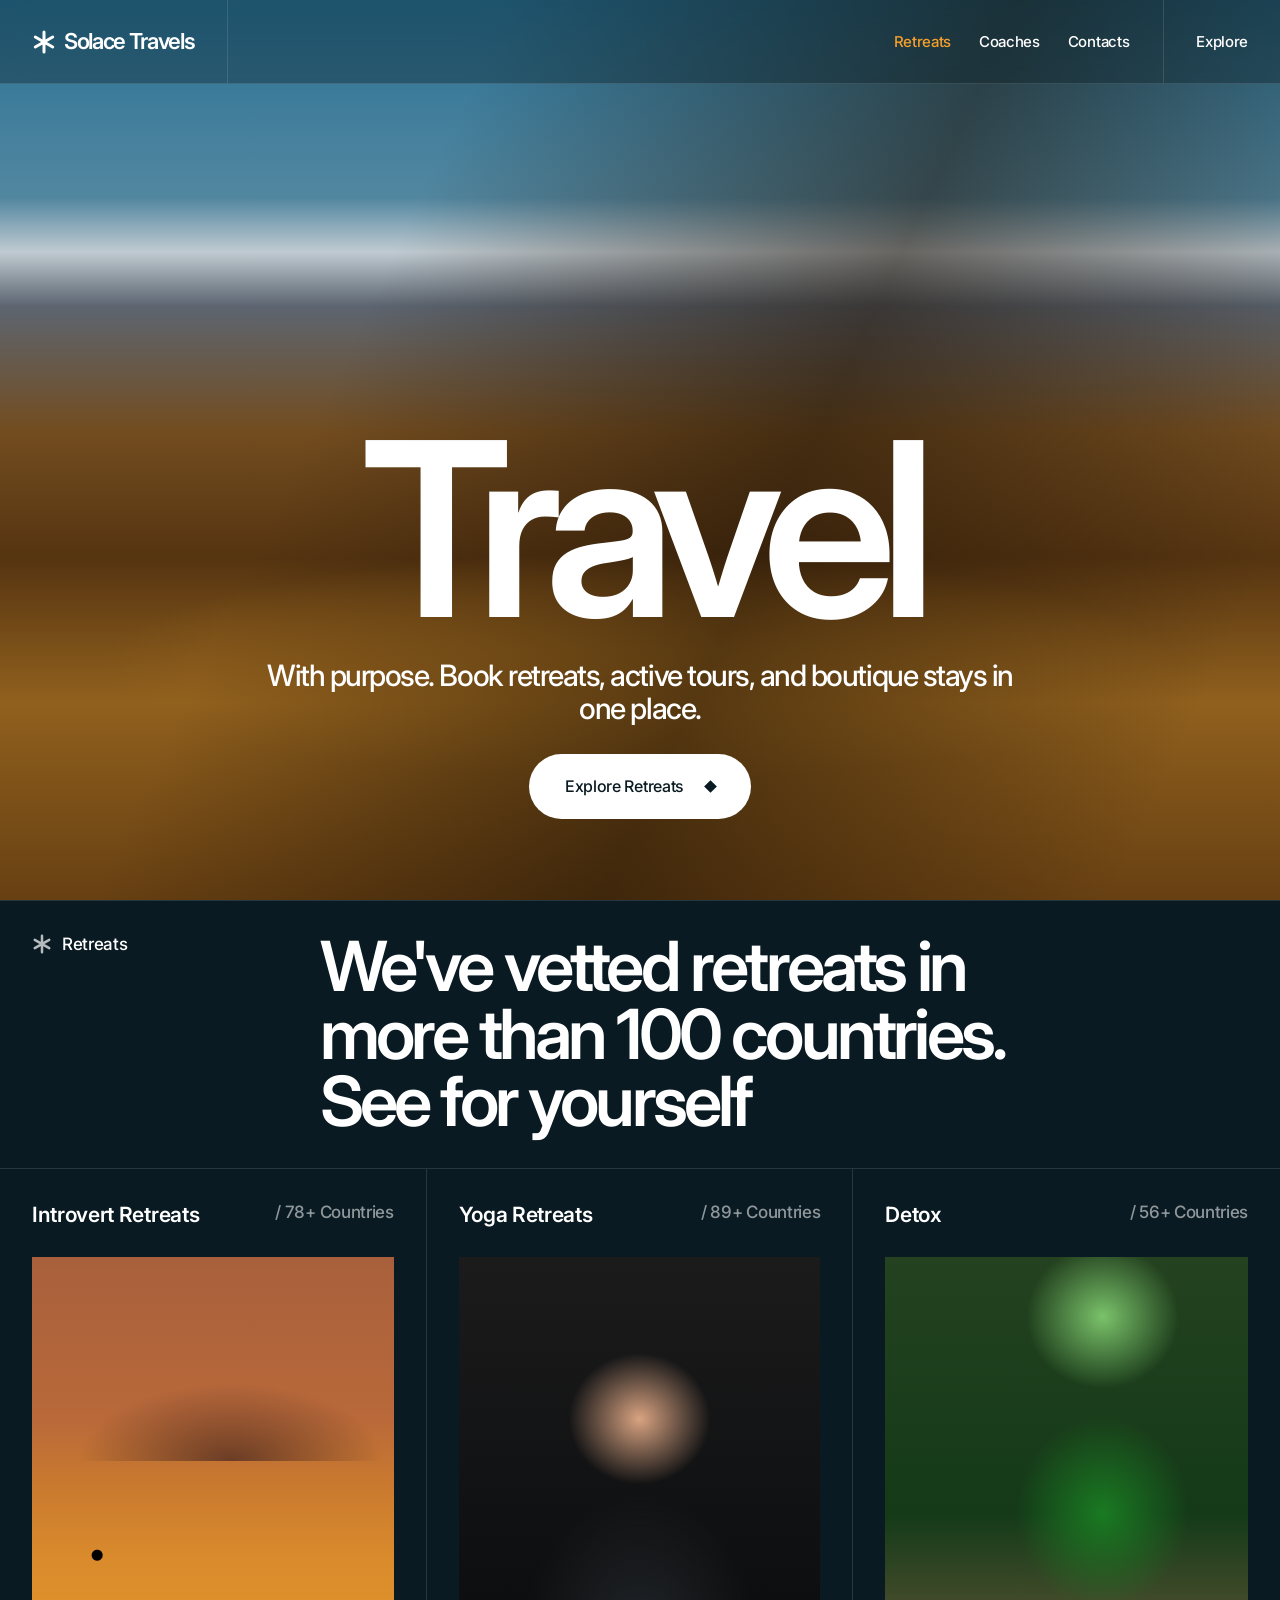
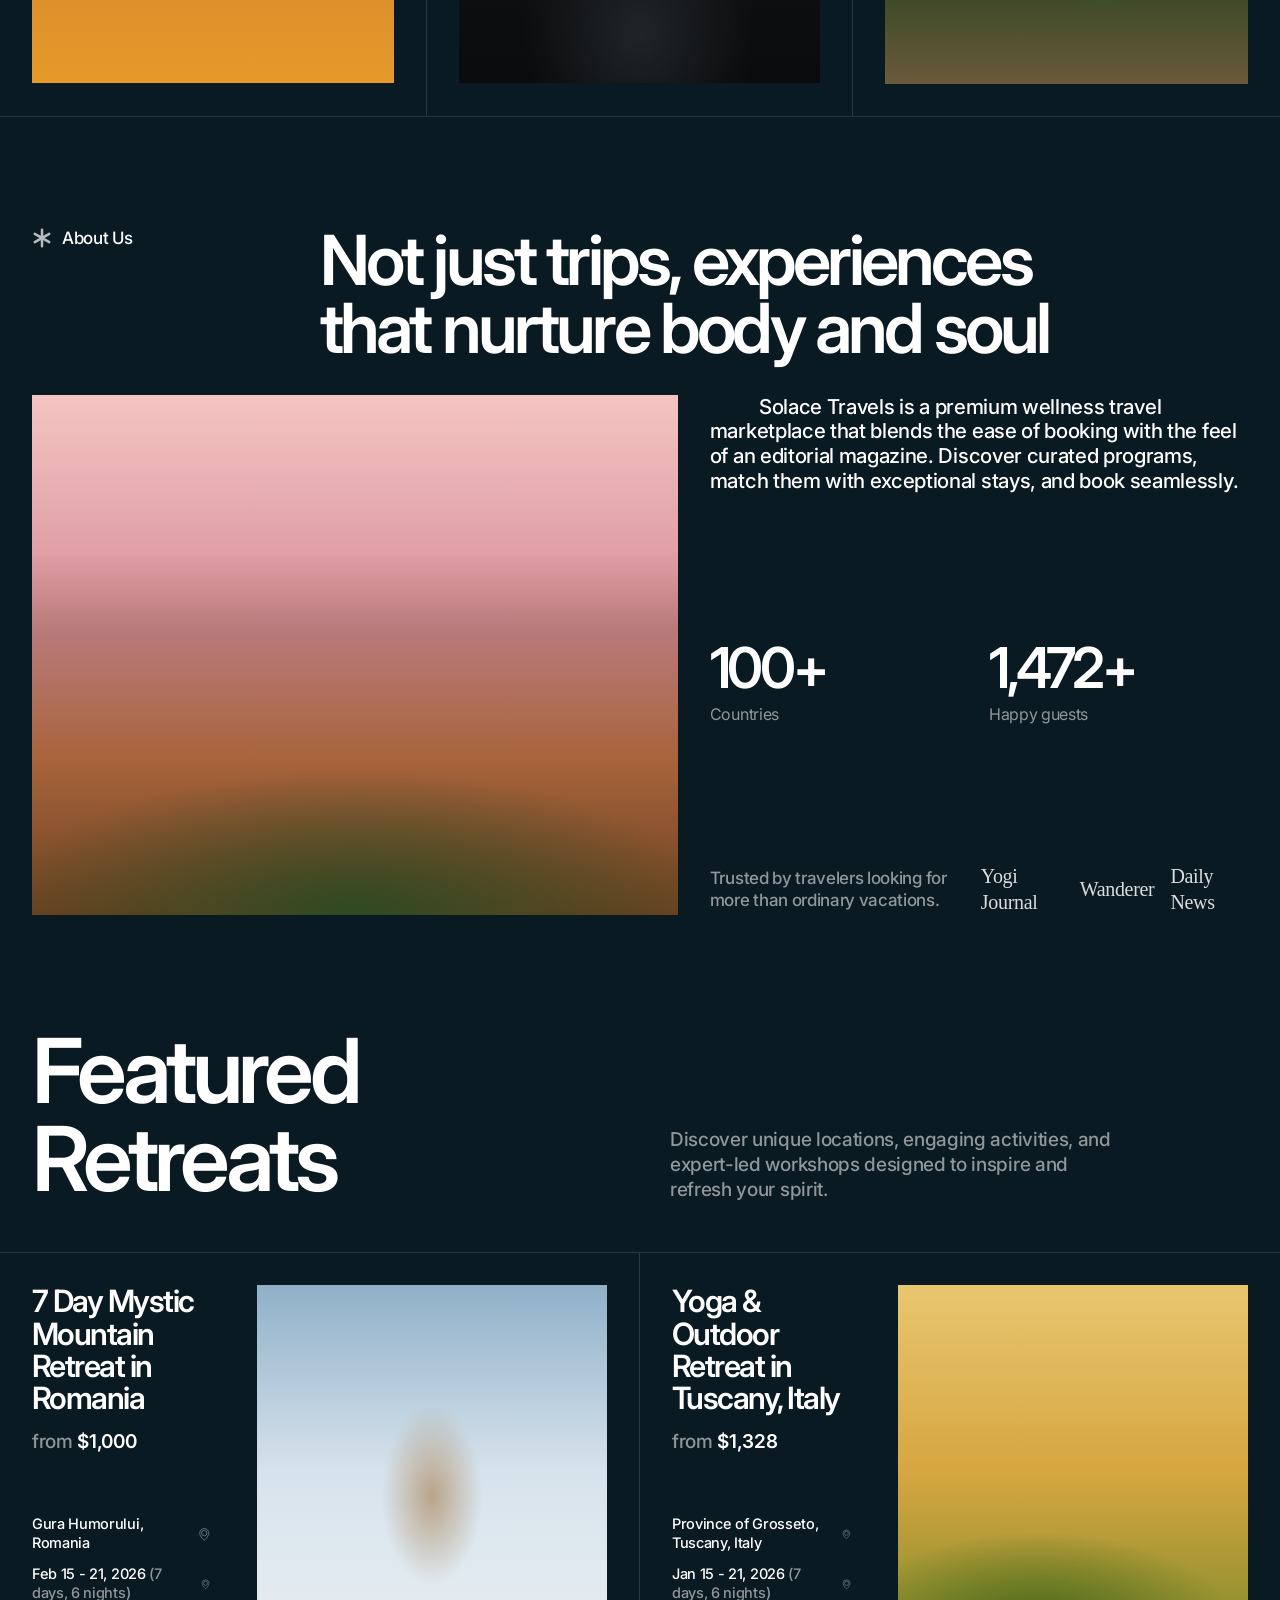
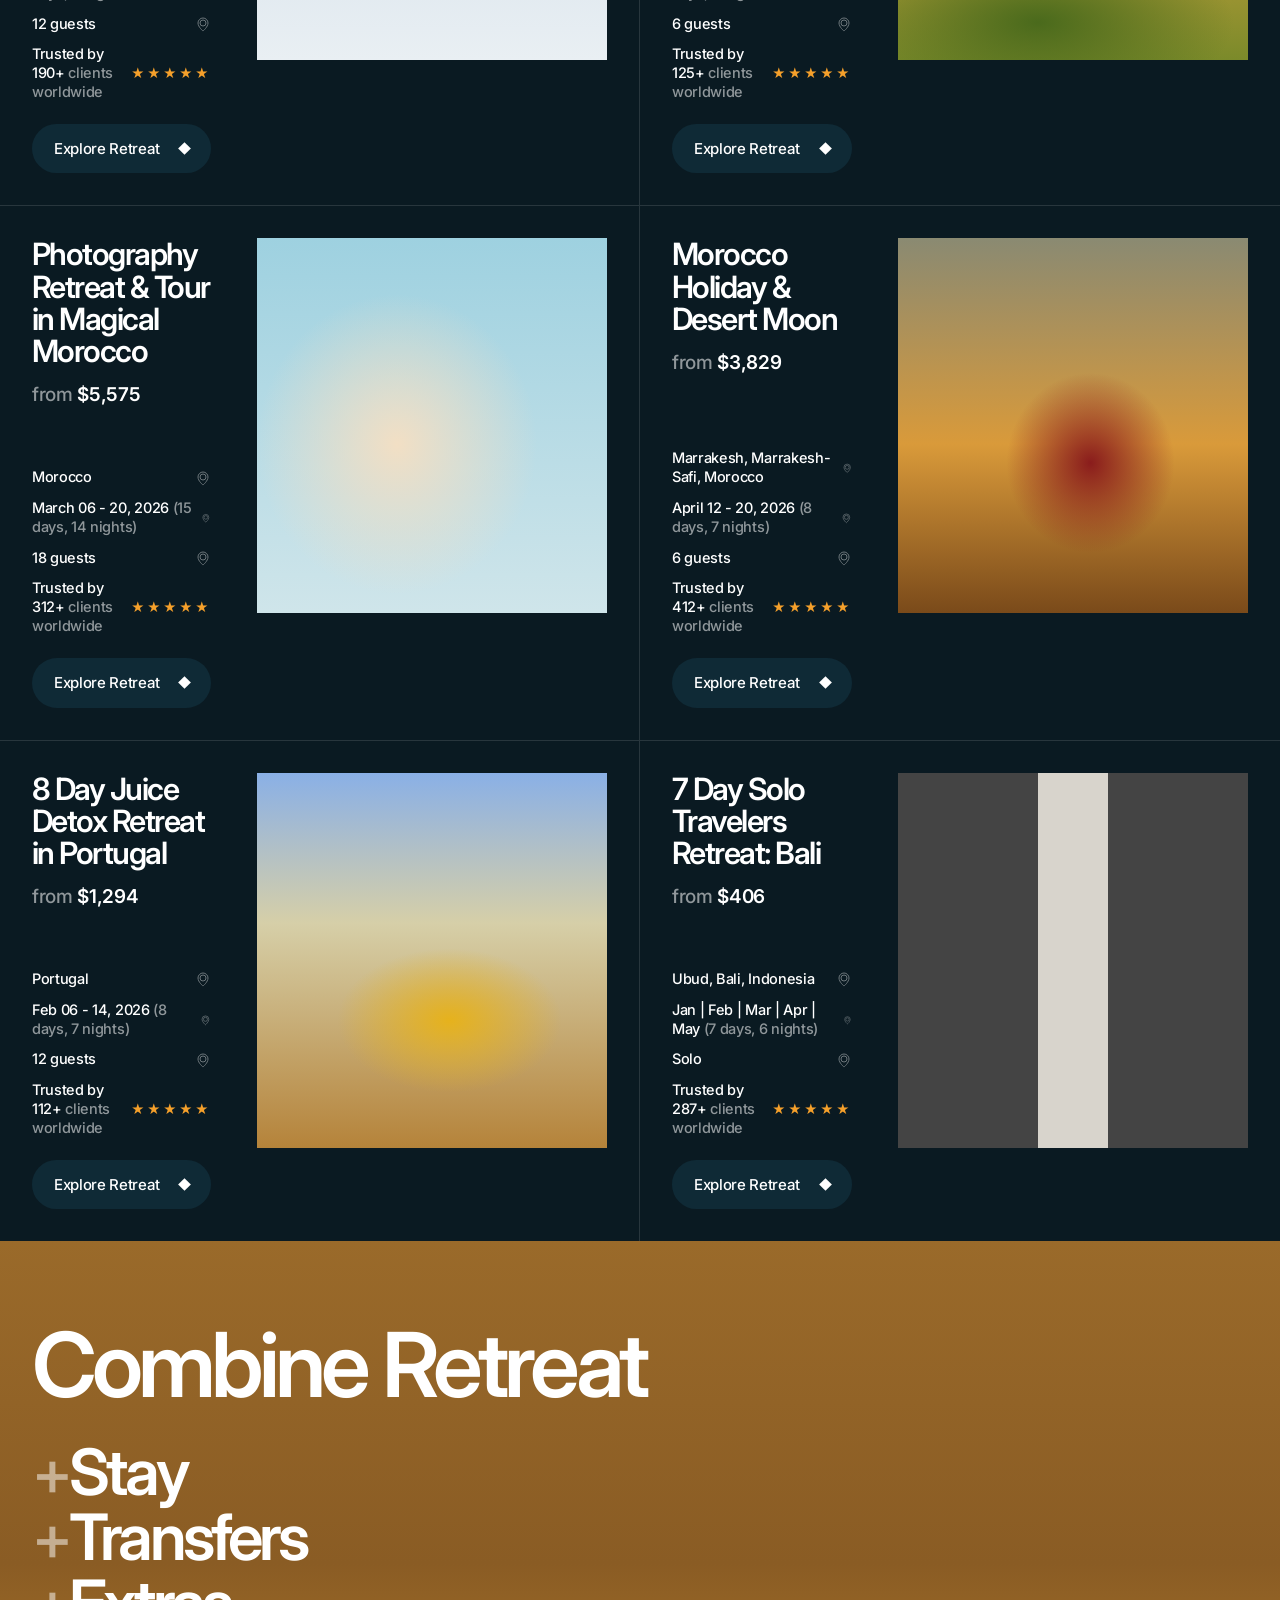
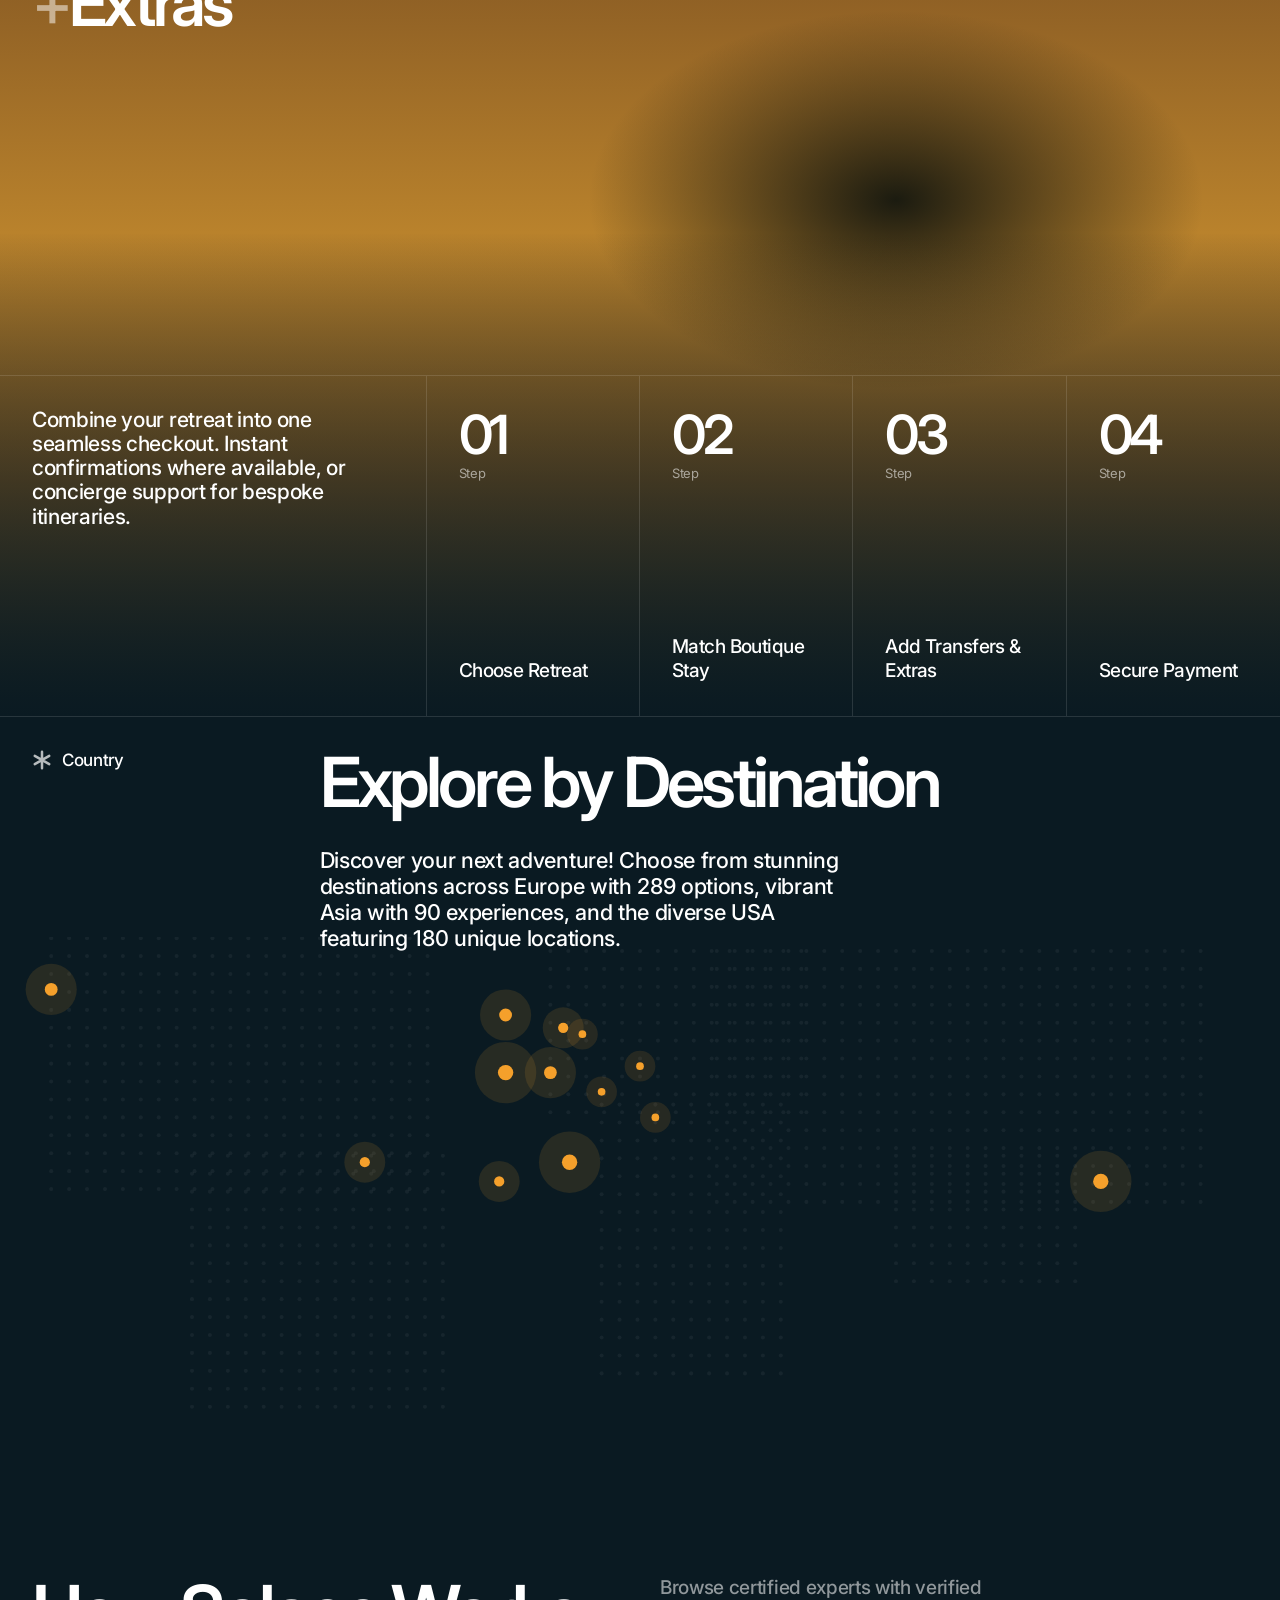
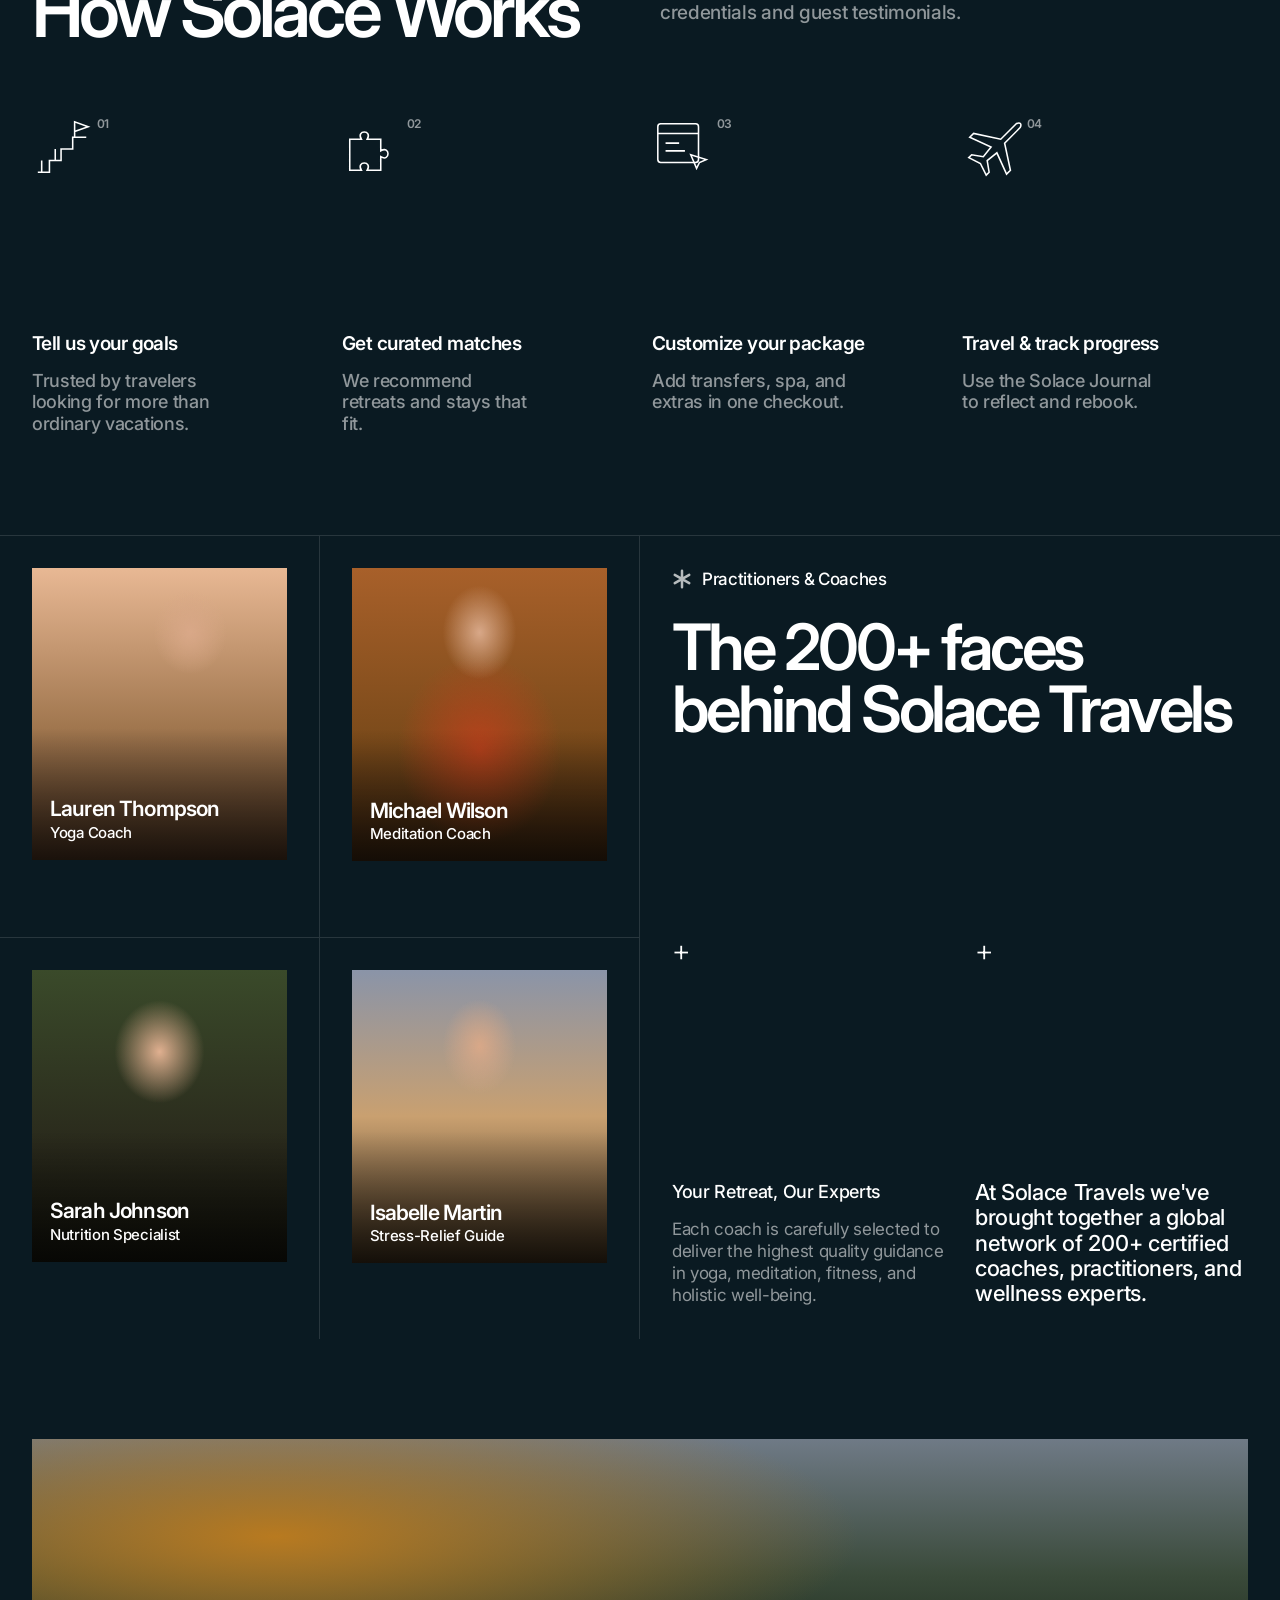
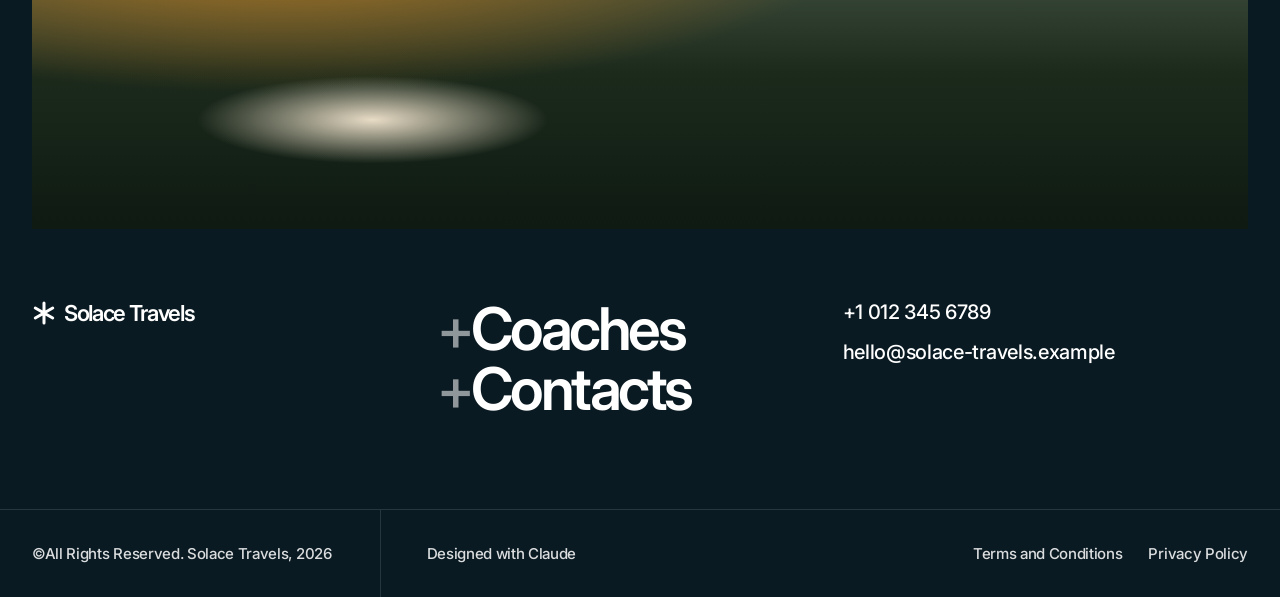
<file: Solace Travels.html>
<!DOCTYPE html>
<html lang="en"><head><meta charset="utf-8">
<meta name="viewport" content="width=device-width, initial-scale=1, viewport-fit=cover">
<title>Solace Travels – Wellness retreats</title>
<link href="https://fonts.googleapis.com/css2?family=Inter:wght@400;500;600;700&display=swap" rel="stylesheet">
<style>
:root{--bg:#0a1a22;--bg2:#0d222c;--line:rgba(255,255,255,.12);--tx:#fff;--mut:rgba(255,255,255,.55);--ac:#f5a02b;--pad:clamp(20px,2.5vw,48px);box-sizing:border-box;padding-top:env(safe-area-inset-top,0px);padding-bottom:env(safe-area-inset-bottom,0px)}
@media(prefers-color-scheme:dark){:root:not([data-theme="light"]){--bg:#0a1a22}}
html{scroll-behavior:smooth;scroll-padding-top:90px}
*{box-sizing:border-box;margin:0}
body{background:var(--bg);color:var(--tx);font-family:Inter,system-ui,Arial,sans-serif;letter-spacing:-.02em;line-height:1.3;overflow-x:hidden}
a{color:inherit;text-decoration:none}
h1,h2,h3{font-weight:600;letter-spacing:-.055em;line-height:.98}
/* nav */
nav{position:fixed;top:env(safe-area-inset-top,0px);left:0;right:0;z-index:20;height:84px;display:flex;justify-content:space-between;border-bottom:1px solid var(--line);backdrop-filter:blur(14px);-webkit-backdrop-filter:blur(14px);background:rgba(10,26,34,.35);font-weight:500;font-size:15px}
.logo{display:flex;align-items:center;gap:8px;padding:0 var(--pad);border-right:1px solid var(--line);font-size:22px;font-weight:600;letter-spacing:-.06em}
.logo svg{width:24px;height:24px}
.nav-r{display:flex;align-items:center}
.nav-r a{padding:0 14px;transition:color .2s}.nav-r a:hover,.nav-r a.on{color:var(--ac)}
.nav-r .ex{border-left:1px solid var(--line);height:100%;display:flex;align-items:center;padding:0 var(--pad);margin-left:20px}
.burger{display:none}
/* hero */
.hero{height:100vh;min-height:620px;position:relative;display:flex;flex-direction:column;align-items:center;justify-content:flex-end;text-align:center;padding-bottom:9vh;
background:linear-gradient(180deg,rgba(10,40,60,.1),rgba(0,0,0,.25)),
radial-gradient(60% 18% at 50% 74%,#c98424 0,transparent 70%),
linear-gradient(180deg,#2c7aa0 0,#5e98b3 22%,#dfe9ef 28%,#6c7480 34%,#8a5a22 48%,#6a3f12 62%,#b87a24 78%,#8a5518 100%)}
.hero:before{content:"";position:absolute;inset:0;background:linear-gradient(115deg,transparent 30%,rgba(30,18,6,.55) 60%,transparent 90%)}
.hero>*{position:relative}
.hero h1{font-size:clamp(110px,19vw,300px);letter-spacing:-.07em;margin-bottom:10px}
.hero p{font-size:clamp(20px,2.3vw,34px);font-weight:500;max-width:760px;letter-spacing:-.05em;line-height:1.15}
.pill{display:inline-flex;align-items:center;gap:22px;background:#fff;color:#0a1a22;border-radius:99px;padding:22px 36px;font-weight:500;margin-top:28px;transition:transform .25s}
.pill:hover{transform:scale(1.05)}
.sq{width:9px;height:9px;background:currentColor;display:inline-block;transform:rotate(45deg)}
/* sections */
.sec{border-top:1px solid var(--line)}
.head{display:grid;grid-template-columns:minmax(120px,22%) 1fr;padding:var(--pad);gap:20px;align-items:start}
.tag{display:flex;gap:10px;align-items:center;font-weight:500;font-size:17px}.tag svg{width:20px;height:20px;opacity:.7}
.head h2{font-size:clamp(40px,5.4vw,84px);max-width:11em}
.grid3{display:grid;grid-template-columns:repeat(3,1fr);border-top:1px solid var(--line)}
.grid3>div{padding:var(--pad);border-right:1px solid var(--line)}.grid3>div:last-child{border:0}
.cat-h{display:flex;justify-content:space-between;font-weight:600;font-size:21px;margin-bottom:28px}.cat-h span{color:var(--mut);font-weight:500;font-size:17px}
.img{background-size:cover;background-position:center;position:relative;overflow:hidden}
.cat .img{aspect-ratio:1/1.18}
.i-desert{background:radial-gradient(circle at 18% 70%,#000 0 5px,transparent 6px),linear-gradient(180deg,#a8603c 0,#b9693a 38%,#c8782f 52%,#d98a2c 70%,#e69a2a 100%)}
.i-desert:after{content:"";position:absolute;left:0;right:0;top:22%;height:26%;background:radial-gradient(60% 100% at 55% 100%,#6a3c26 0,transparent 70%)}
.i-yoga{background:radial-gradient(28% 22% at 50% 38%,#d9a381 0,transparent 70%),radial-gradient(40% 40% at 50% 88%,#202428 0,transparent 80%),linear-gradient(180deg,#1b1b1c,#0a0b0c)}
.i-juice{background:radial-gradient(34% 32% at 60% 60%,#1a7a22 0,transparent 70%),radial-gradient(30% 24% at 60% 14%,#7ac26a 0,transparent 70%),linear-gradient(180deg,#24421f,#143a18 60%,#6a5a3a)}
/* about */
.about{display:grid;grid-template-columns:1.2fr 1fr;gap:var(--pad);padding:0 var(--pad) var(--pad)}
.about .img{min-height:520px;background:radial-gradient(80% 40% at 50% 100%,#2e4a22 0,transparent 70%),linear-gradient(180deg,#f4c4c2 0,#e0a0a6 30%,#b97a7c 45%,#a8643c 70%,#6b4220 100%)}
.about .txt{display:flex;flex-direction:column;justify-content:space-between;gap:30px}
.about p.big{font-size:clamp(18px,1.6vw,24px);font-weight:500;line-height:1.2;text-indent:2.4em}
.stats{display:grid;grid-template-columns:1fr 1fr;gap:20px}.stats b{font-size:clamp(40px,4.4vw,68px);font-weight:600;letter-spacing:-.06em}
.stats span{display:block;color:var(--mut)}
.press{display:flex;justify-content:space-between;align-items:center;gap:16px;color:var(--mut);font-size:17px;font-weight:500}
.press i{font-family:Georgia,serif;color:#fff;font-style:normal;font-size:20px;opacity:.85}
/* featured */
.feat-h{display:grid;grid-template-columns:1fr 1fr;padding:80px var(--pad) 50px;align-items:end;gap:20px}
.feat-h h2{font-size:clamp(52px,7vw,110px)}.feat-h p{color:var(--mut);font-size:19px;font-weight:500;max-width:25em;padding-left:20px}
.cards{display:grid;grid-template-columns:1fr 1fr}
.card{display:grid;grid-template-columns:1fr 350px;gap:46px;padding:var(--pad);border-top:1px solid var(--line);border-right:1px solid var(--line)}
.card:nth-child(2n){border-right:0}
.card .l{display:flex;flex-direction:column}
.card h3{font-size:clamp(26px,2.4vw,36px);letter-spacing:-.05em;line-height:1.05}
.card .pr{margin-top:16px;color:var(--mut);font-size:19px;font-weight:500}.card .pr b{color:#fff;font-weight:600}
.meta{margin-top:auto;padding-top:60px;display:grid;gap:12px;font-size:14.5px;font-weight:500}
.meta div{display:flex;justify-content:space-between;align-items:center;gap:8px}.meta em{font-style:normal;color:var(--mut)}
.meta .st{color:var(--ac);letter-spacing:2px;font-size:13px}.meta svg{width:16px;height:16px;opacity:.4}
.btn{margin-top:22px;background:#0f2a36;border-radius:99px;padding:15px 22px;display:flex;justify-content:space-between;align-items:center;font-weight:500;font-size:15px;transition:background .25s}
.btn:hover{background:var(--ac);color:#0a1a22}
.card .img{aspect-ratio:350/375}
.c1{background:radial-gradient(18% 30% at 50% 56%,#b9a48a 0,transparent 80%),linear-gradient(180deg,#8fb0c8,#d7e3ec 50%,#e9eff3)}
.c2{background:radial-gradient(70% 30% at 40% 90%,#4a6a1c 0,transparent 80%),linear-gradient(180deg,#e8c670,#d6a640 50%,#7b8a2a)}
.c3{background:radial-gradient(50% 50% at 40% 55%,#f2dfc4 0,transparent 80%),linear-gradient(180deg,#9ed1e0,#cfe5ea)}
.c4{background:radial-gradient(30% 30% at 55% 60%,#8a1c1c 0,transparent 80%),linear-gradient(180deg,#8a8a72,#d99a3a 55%,#7a4a1a)}
.c5{background:radial-gradient(40% 24% at 55% 66%,#e6b21c 0,transparent 80%),linear-gradient(180deg,#8ab0e6,#d6cfa8 40%,#b5833a)}
.c6{background:linear-gradient(90deg,#444 0 40%,#d8d4cc 40% 60%,#444 60%),linear-gradient(180deg,#888,#222)}
/* combine */
.combine{position:relative;margin-top:0;background:linear-gradient(180deg,rgba(10,26,34,0) 55%,var(--bg) 100%),radial-gradient(30% 22% at 70% 52%,#1b1b10 0,transparent 80%),linear-gradient(180deg,#9a6a2a,#8a5c24 30%,#b9822c 55%,#7a5622 78%,#3a3a24)}
.combine h2{font-size:clamp(52px,7vw,110px);padding:80px var(--pad) 30px}
.combine h4{font-size:clamp(44px,5vw,76px);font-weight:600;letter-spacing:-.06em;padding:0 var(--pad);line-height:1.02}.combine h4 s{color:rgba(255,255,255,.5);text-decoration:none;font-weight:500}
.combine .sp{height:340px}
.steps{display:grid;grid-template-columns:2fr 1fr 1fr 1fr 1fr;border-top:1px solid var(--line);margin-top:0}
.steps>div{padding:var(--pad);border-right:1px solid var(--line);min-height:340px;display:flex;flex-direction:column;justify-content:space-between}
.steps>div:last-child{border:0}.steps b{font-size:54px;font-weight:600;letter-spacing:-.06em;display:block;line-height:1}.steps small{color:var(--mut);font-size:13px}
.steps p{font-size:21px;font-weight:500;line-height:1.15}.steps h5{font-size:19px;font-weight:500;letter-spacing:-.03em}
/* map */
.map{position:relative;min-height:760px;overflow:hidden;border-top:1px solid var(--line)}
.map .head{position:relative;z-index:2}
.map p{font-size:clamp(18px,1.7vw,24px);font-weight:500;margin-top:30px;max-width:24em;line-height:1.2}
.map svg.dots{position:absolute;inset:0;width:100%;height:100%;opacity:.9}
.mp{position:absolute;left:0;top:220px;width:100%;height:540px}
/* how */
.how{padding:100px var(--pad)}
.how-t{display:grid;grid-template-columns:1fr 1fr;align-items:start;margin-bottom:70px}.how-t p{color:var(--mut);font-size:19px;font-weight:500;max-width:20em;padding-left:20px}.how-t h2{font-size:clamp(48px,5.6vw,88px)}
.how-g{display:grid;grid-template-columns:repeat(4,1fr);gap:24px}
.how-g svg{width:62px;height:62px;stroke:#fff;fill:none;stroke-width:1.6}.how-g .n{font-size:12px;color:var(--mut);font-weight:600;vertical-align:top}
.how-g h3{font-size:19px;font-weight:600;letter-spacing:-.03em;margin:150px 0 14px;line-height:1.2}.how-g p{color:var(--mut);font-size:18px;font-weight:500;max-width:11em;line-height:1.2}
/* coaches */
.co{display:grid;grid-template-columns:1fr 1fr;border-top:1px solid var(--line)}
.co-g{display:grid;grid-template-columns:1fr 1fr;border-right:1px solid var(--line)}
.co-g>div{padding:var(--pad);border-right:1px solid var(--line);border-bottom:1px solid var(--line)}.co-g>div:nth-child(2n){border-right:0}.co-g>div:nth-last-child(-n+2){border-bottom:0}
.co-g .img{aspect-ratio:1/1.15;display:flex;flex-direction:column;justify-content:flex-end;padding:18px;font-weight:600;font-size:21px;letter-spacing:-.04em}.co-g .img small{font-size:15px;font-weight:500;letter-spacing:-.02em}
.p1{background:radial-gradient(18% 18% at 62% 22%,#d9a888 0,transparent 80%),linear-gradient(180deg,#e8b894,#a0764e 55%,#4a3220)}
.p2{background:radial-gradient(18% 20% at 50% 22%,#d8a888 0,transparent 80%),radial-gradient(40% 40% at 50% 62%,#b8421c 0,transparent 80%),linear-gradient(180deg,#a8602a,#7a4a1a 60%,#3a2410)}
.p3{background:radial-gradient(22% 22% at 50% 28%,#e0b090 0,transparent 80%),linear-gradient(180deg,#3a4a2a,#2a2a1c 60%,#14140c)}
.p4{background:radial-gradient(18% 20% at 50% 26%,#d8a888 0,transparent 80%),linear-gradient(180deg,#8a94a8,#c9a070 50%,#3a2c1a)}
.co-g .img:after{content:"";position:absolute;inset:0;background:linear-gradient(180deg,transparent 55%,rgba(0,0,0,.65));z-index:0}.co-g .img>*{position:relative;z-index:1}
.co-r{padding:var(--pad);display:flex;flex-direction:column;justify-content:space-between;gap:40px}
.co-r h2{font-size:clamp(44px,5vw,78px);margin-top:26px}
.co-r .two{display:grid;grid-template-columns:1fr 1fr;gap:30px;margin-top:150px}.co-r .two b{font-size:30px;font-weight:300;display:block;margin-bottom:210px}
.co-r h6{font-size:18px;font-weight:500;margin-bottom:14px}.co-r .two span{display:block;color:var(--mut);font-size:17px;line-height:1.3}.co-r .two p{font-size:22px;font-weight:500;line-height:1.15;align-self:end}
.banner{margin:100px var(--pad) 0;height:390px;background:radial-gradient(18% 14% at 28% 72%,#e8dcc6 0,transparent 80%),radial-gradient(60% 50% at 20% 25%,#b87a20 0,transparent 80%),linear-gradient(180deg,#6f7a86 0,#3a4a3a 35%,#1c2a1c 60%,#0e1a12 100%)}
/* footer */
footer{padding:70px var(--pad) 0}
.ft{display:grid;grid-template-columns:1fr 1fr 1fr;align-items:start;padding-bottom:90px}
.ft h4{font-size:clamp(44px,4.6vw,70px);font-weight:600;letter-spacing:-.06em;line-height:1.02}.ft h4 s{text-decoration:none;color:var(--mut);font-weight:500}
.ft a.c{display:block;font-size:20px;font-weight:500;margin-bottom:14px}
.bar{display:flex;justify-content:space-between;border-top:1px solid var(--line);margin:0 calc(var(--pad) * -1);padding:0 var(--pad);font-size:15px;font-weight:500;color:rgba(255,255,255,.85)}
.bar>div{padding:34px 0}.bar .m{border-left:1px solid var(--line);flex:1;margin-left:48px;padding-left:46px}.bar .a a{margin-left:26px}
/* reveal */
.rv{opacity:0;transform:translateY(40px) scale(.97);transition:opacity .9s cubic-bezier(.2,.7,.2,1),transform .9s cubic-bezier(.2,.7,.2,1)}
.rv.in{opacity:1;transform:none}
@media(prefers-reduced-motion:reduce){.rv{opacity:1;transform:none;transition:none}html{scroll-behavior:auto}}
:focus-visible{outline:2px solid var(--ac);outline-offset:3px}
/* responsive */
@media(max-width:1000px){
.nav-r a:not(.ex){display:none}.nav-r .ex{margin-left:0}
.head,.feat-h,.how-t,.about,.co,.ft{grid-template-columns:1fr}
.feat-h p,.how-t p{padding-left:0}.grid3,.cards,.how-g{grid-template-columns:1fr}.grid3>div{border-right:0;border-bottom:1px solid var(--line)}
.card{grid-template-columns:1fr;border-right:0}.card .img{order:-1}
.steps{grid-template-columns:1fr 1fr}.steps>div{min-height:200px}.steps>div:first-child{grid-column:1/-1;min-height:0}
.how-g h3{margin-top:30px}.co-g{border-right:0}.co-r .two{margin-top:40px}.co-r .two b{margin-bottom:40px}
.ft{gap:30px;padding-bottom:50px}.bar{flex-direction:column}.bar .m{border:0;margin:0;padding:0 0 20px}.bar>div{padding:20px 0 0}.bar .a a{margin:0 20px 0 0}
.press{flex-wrap:wrap}.hero h1{font-size:34vw}.combine .sp{height:160px}.map{min-height:620px}
}
</style></head><body>
<svg width="0" height="0" style="position:absolute"><symbol id="st" viewBox="0 0 24 24"><g stroke="currentColor" stroke-width="3" stroke-linecap="round"><path d="M12 2v20M3.3 7l17.4 10M3.3 17L20.7 7"/></g></symbol></svg>
<nav>
 <a class="logo" href="#top"><svg><use href="#st"/></svg>Solace Travels</a>
 <div class="nav-r"><a href="#retreats" class="on">Retreats</a><a href="#coaches">Coaches</a><a href="#contacts">Contacts</a><a class="ex" href="#featured">Explore</a></div>
</nav>

<header class="hero" id="top">
 <h1>Travel</h1>
 <p>With purpose. Book retreats, active tours, and boutique stays in one place.</p>
 <a class="pill" href="#featured">Explore Retreats <i class="sq"></i></a>
</header>

<section class="sec" id="retreats">
 <div class="head rv"><div class="tag"><svg><use href="#st"/></svg>Retreats</div><h2>We've vetted retreats in more than 100 countries. See for yourself</h2></div>
 <div class="grid3 cat">
  <div class="rv"><div class="cat-h">Introvert Retreats<span>/ 78+ Countries</span></div><div class="img i-desert"></div></div>
  <div class="rv"><div class="cat-h">Yoga Retreats<span>/ 89+ Countries</span></div><div class="img i-yoga"></div></div>
  <div class="rv"><div class="cat-h">Detox<span>/ 56+ Countries</span></div><div class="img i-juice"></div></div>
 </div>
</section>

<section class="sec" id="about" style="margin-top:0">
 <div class="head rv" style="padding-top:110px"><div class="tag"><svg><use href="#st"/></svg>About Us</div><h2>Not just trips, experiences that nurture body and soul</h2></div>
 <div class="about rv">
  <div class="img"></div>
  <div class="txt">
   <p class="big">Solace Travels is a premium wellness travel marketplace that blends the ease of booking with the feel of an editorial magazine. Discover curated programs, match them with exceptional stays, and book seamlessly.</p>
   <div class="stats"><div><b>100+</b><span>Countries</span></div><div><b>1,472+</b><span>Happy guests</span></div></div>
   <div class="press"><span style="max-width:15em">Trusted by travelers looking for more than ordinary vacations.</span><i>Yogi Journal</i><i>Wanderer</i><i>Daily News</i></div>
  </div>
 </div>
</section>

<section id="featured">
 <div class="feat-h rv"><h2>Featured Retreats</h2><p>Discover unique locations, engaging activities, and expert-led workshops designed to inspire and refresh your spirit.</p></div>
 <div class="cards" id="cards"></div>
</section>

<section class="combine" id="combine">
 <h2 class="rv">Combine Retreat</h2>
 <h4 class="rv"><s>+</s>Stay<br><s>+</s>Transfers<br><s>+</s>Extras</h4>
 <div class="sp"></div>
 <div class="steps rv">
  <div><p>Combine your retreat into one seamless checkout. Instant confirmations where available, or concierge support for bespoke itineraries.</p></div>
  <div><span><b>01</b><small>Step</small></span><h5>Choose Retreat</h5></div>
  <div><span><b>02</b><small>Step</small></span><h5>Match Boutique Stay</h5></div>
  <div><span><b>03</b><small>Step</small></span><h5>Add Transfers &amp; Extras</h5></div>
  <div><span><b>04</b><small>Step</small></span><h5>Secure Payment</h5></div>
 </div>
</section>

<section class="map" id="map">
 <svg class="mp" viewBox="0 0 1000 540" preserveAspectRatio="xMidYMid slice" aria-hidden="true" id="mapsvg"></svg>
 <div class="head rv"><div class="tag"><svg><use href="#st"/></svg>Country</div>
  <div><h2>Explore by Destination</h2><p>Discover your next adventure! Choose from stunning destinations across Europe with 289 options, vibrant Asia with 90 experiences, and the diverse USA featuring 180 unique locations.</p></div></div>
</section>

<section class="how" id="how">
 <div class="how-t rv"><h2>How Solace Works</h2><p>Browse certified experts with verified credentials and guest testimonials.</p></div>
 <div class="how-g rv">
  <div><svg viewBox="0 0 64 64"><path d="M6 58h12V46h12V34h12V22h14M44 22V6l14 5-14 5M10 58V46M24 46V34"/><circle cx="46" cy="14" r="0"/></svg><span class="n"> 01</span><h3>Tell us your goals</h3><p>Trusted by travelers looking for more than ordinary vacations.</p></div>
  <div><svg viewBox="0 0 64 64"><path d="M8 24h12c-6-10 12-10 6 0h14v12c10-6 10 12 0 6v14H26c6-10-12-10-6 0H8z"/></svg><span class="n"> 02</span><h3>Get curated matches</h3><p>We recommend retreats and stays that fit.</p></div>
  <div><svg viewBox="0 0 64 64"><rect x="6" y="8" width="42" height="40" rx="3"/><path d="M6 18h42M14 28h14M14 36h20M40 40l6 14 3-6 7-3z"/></svg><span class="n"> 03</span><h3>Customize your package</h3><p>Add transfers, spa, and extras in one checkout.</p></div>
  <div><svg viewBox="0 0 64 64"><path d="M56 8L40 24 12 18l-4 4 22 10-8 10-12-2-3 3 12 6 6 12 3-3-2-12 10-8 10 22 4-4-6-28 16-16c2-4 0-6-4-4z"/></svg><span class="n"> 04</span><h3>Travel &amp; track progress</h3><p>Use the Solace Journal to reflect and rebook.</p></div>
 </div>
</section>

<section class="co" id="coaches">
 <div class="co-g rv">
  <div><div class="img p1"><span>Lauren Thompson</span><small>Yoga Coach</small></div></div>
  <div><div class="img p2"><span>Michael Wilson</span><small>Meditation Coach</small></div></div>
  <div><div class="img p3"><span>Sarah Johnson</span><small>Nutrition Specialist</small></div></div>
  <div><div class="img p4"><span>Isabelle Martin</span><small>Stress-Relief Guide</small></div></div>
 </div>
 <div class="co-r rv">
  <div><div class="tag"><svg><use href="#st"/></svg>Practitioners &amp; Coaches</div><h2>The 200+ faces behind Solace Travels</h2></div>
  <div class="two"><div><b>+</b><h6>Your Retreat, Our Experts</h6><span>Each coach is carefully selected to deliver the highest quality guidance in yoga, meditation, fitness, and holistic well-being.</span></div>
  <div style="display:flex;flex-direction:column"><b>+</b><p>At Solace Travels we've brought together a global network of 200+ certified coaches, practitioners, and wellness experts.</p></div></div>
 </div>
</section>

<div class="banner rv"></div>

<footer id="contacts">
 <div class="ft rv">
  <a class="logo" href="#top" style="border:0;padding:0"><svg><use href="#st"/></svg>Solace Travels</a>
  <h4><a href="#coaches"><s>+</s>Coaches</a><br><a href="#contacts"><s>+</s>Contacts</a></h4>
  <div><a class="c" href="tel:+10123456789">+1 012 345 6789</a><a class="c" href="mailto:hello@solace-travels.example">hello@solace-travels.example</a></div>
 </div>
 <div class="bar"><div>©All Rights Reserved. Solace Travels, 2026</div><div class="m">Designed with Claude</div><div class="a"><a href="#">Terms and Conditions</a><a href="#">Privacy Policy</a></div></div>
</footer>

<script>
const R=[["7 Day Mystic Mountain Retreat in Romania","$1,000","Gura Humorului, Romania","Feb 15 - 21, 2026 <em>(7 days, 6 nights)</em>","12 guests","190+","c1"],
["Yoga & Outdoor Retreat in Tuscany, Italy","$1,328","Province of Grosseto, Tuscany, Italy","Jan 15 - 21, 2026 <em>(7 days, 6 nights)</em>","6 guests","125+","c2"],
["Photography Retreat & Tour in Magical Morocco","$5,575","Morocco","March 06 - 20, 2026 <em>(15 days, 14 nights)</em>","18 guests","312+","c3"],
["Morocco Holiday & Desert Moon","$3,829","Marrakesh, Marrakesh-Safi, Morocco","April 12 - 20, 2026 <em>(8 days, 7 nights)</em>","6 guests","412+","c4"],
["8 Day Juice Detox Retreat in Portugal","$1,294","Portugal","Feb 06 - 14, 2026 <em>(8 days, 7 nights)</em>","12 guests","112+","c5"],
["7 Day Solo Travelers Retreat: Bali","$406","Ubud, Bali, Indonesia","Jan | Feb | Mar | Apr | May <em>(7 days, 6 nights)</em>","Solo","287+","c6"]];
const ic='<svg viewBox="0 0 16 16" fill="none" stroke="currentColor"><circle cx="8" cy="7" r="3"/><path d="M8 15s5-4 5-8a5 5 0 0 0-10 0c0 4 5 8 5 8z"/></svg>';
document.getElementById('cards').innerHTML=R.map(r=>`<article class="card rv"><div class="l"><h3>${r[0]}</h3><div class="pr">from <b>${r[1]}</b></div>
<div class="meta"><div>${r[2]}${ic}</div><div><span>${r[3]}</span>${ic}</div><div>${r[4]}${ic}</div><div><span>Trusted by ${r[5]} <em>clients worldwide</em></span><span class="st">★★★★★</span></div></div>
<a class="btn" href="#">Explore Retreat <i class="sq"></i></a></div><div class="img ${r[6]}"></div></article>`).join('');
// stylised dotted world map
try{const s=document.getElementById('mapsvg');let h='';
const land=[[40,60,300,200],[150,230,200,200],[430,70,200,130],[470,190,150,220],[560,70,380,200],[700,230,150,100]];
land.forEach(([x,y,w,hh])=>{for(let i=x;i<x+w;i+=14)for(let j=y;j<y+hh;j+=14){h+=`<circle cx="${i}" cy="${j}" r="1.6" fill="#fff" opacity=".05"/>`}});
[[40,100,5],[395,120,5],[440,130,4],[430,165,5],[395,165,6],[470,180,3],[500,160,3],[512,200,3],[390,250,4],[445,235,6],[860,250,6],[285,235,4],[455,135,3]].forEach(([x,y,r])=>{h+=`<circle cx="${x*1}" cy="${y*1}" r="${r*4}" fill="#f5a02b" opacity=".12"/><circle cx="${x}" cy="${y}" r="${r}" fill="#f5a02b"/>`});
s.innerHTML=h}catch(e){}
// pop-up reveal
const io=new IntersectionObserver(es=>es.forEach(e=>{if(e.isIntersecting){e.target.classList.add('in');io.unobserve(e.target)}}),{threshold:.12});
document.querySelectorAll('.rv').forEach(el=>io.observe(el));
</script>
</body></html>
</file>
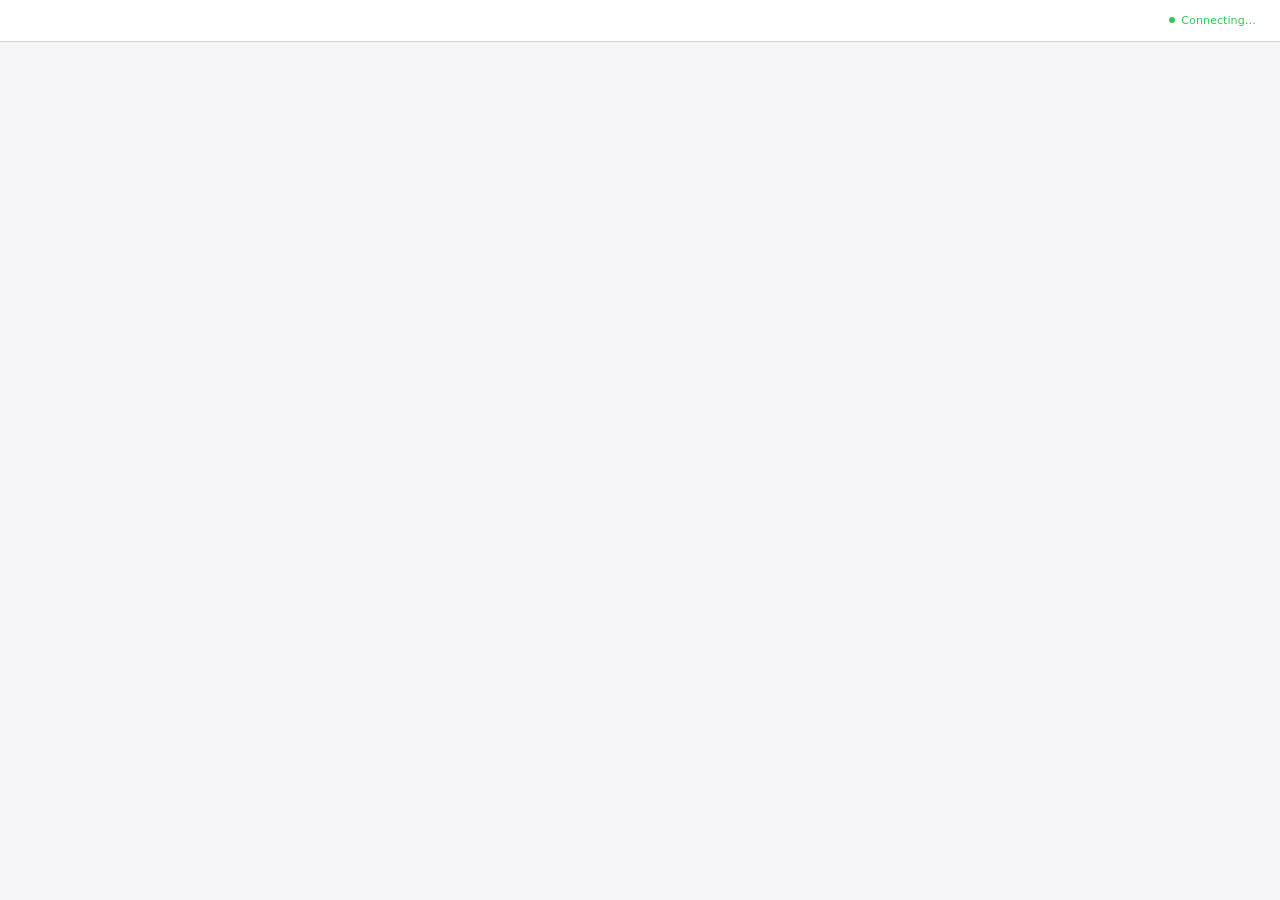
<file: .agents/skills/brainstorming/scripts/frame-template.html>
<!DOCTYPE html>
<html>
<head>
  <meta charset="utf-8">
  <title>Superpowers Brainstorming</title>
  <style>
    /*
     * BRAINSTORM COMPANION FRAME TEMPLATE
     *
     * This template provides a consistent frame with:
     * - OS-aware light/dark theming
     * - Header branding and connection status
     * - Scrollable main content area
     * - CSS helpers for common UI patterns
     *
     * Content is injected via placeholder comment in #frame-content.
     */

    * { box-sizing: border-box; margin: 0; padding: 0; }
    html, body { height: 100%; overflow: hidden; }

    /* ===== THEME VARIABLES ===== */
    :root {
      --bg-primary: #f5f5f7;
      --bg-secondary: #ffffff;
      --bg-tertiary: #e5e5e7;
      --border: #d1d1d6;
      --text-primary: #1d1d1f;
      --text-secondary: #86868b;
      --text-tertiary: #aeaeb2;
      --accent: #0071e3;
      --accent-hover: #0077ed;
      --success: #34c759;
      --warning: #ff9f0a;
      --error: #ff3b30;
      --selected-bg: #e8f4fd;
      --selected-border: #0071e3;
    }

    @media (prefers-color-scheme: dark) {
      :root {
        --bg-primary: #1d1d1f;
        --bg-secondary: #2d2d2f;
        --bg-tertiary: #3d3d3f;
        --border: #424245;
        --text-primary: #f5f5f7;
        --text-secondary: #86868b;
        --text-tertiary: #636366;
        --accent: #0a84ff;
        --accent-hover: #409cff;
        --selected-bg: rgba(10, 132, 255, 0.15);
        --selected-border: #0a84ff;
      }
    }

    body {
      font-family: system-ui, -apple-system, BlinkMacSystemFont, sans-serif;
      background: var(--bg-primary);
      color: var(--text-primary);
      display: flex;
      flex-direction: column;
      line-height: 1.5;
    }

    /* ===== FRAME STRUCTURE ===== */
    .brand { display: flex; align-items: center; min-width: 0; overflow: hidden; color: var(--text-secondary); line-height: 1; }
    .brand a { color: inherit; text-decoration: none; display: flex; align-items: center; gap: 0.5rem; min-width: 0; max-width: 100%; line-height: 1; }
    .brand-copy { display: block; min-width: 0; overflow: hidden; text-overflow: ellipsis; white-space: nowrap; line-height: 1; transform: translateY(-1px); }
    .brand-logo { display: block; height: 1em; width: auto; max-width: 180px; flex-shrink: 0; filter: invert(1); }
    @media (prefers-color-scheme: dark) {
      .brand-logo { filter: none; }
    }
    .status { font-size: 0.7rem; color: var(--status-color, var(--success)); display: flex; align-items: center; gap: 0.4rem; justify-self: end; white-space: nowrap; line-height: 1; }
    .status::before { content: ''; width: 6px; height: 6px; background: var(--status-color, var(--success)); border-radius: 50%; }

    .main { flex: 1; overflow-y: auto; }
    #frame-content { padding: 2rem; min-height: 100%; }

    .header {
      background: var(--bg-secondary);
      border-bottom: 1px solid var(--border);
      padding: 0.5rem 1.5rem;
      flex-shrink: 0;
      display: grid;
      grid-template-columns: minmax(0, 1fr) auto;
      align-items: center;
      gap: 1rem;
      min-height: 42px;
    }
    .header .brand { justify-self: start; width: 100%; font-size: 0.75rem; line-height: 1; }
    .header .status { grid-column: 2; line-height: 1; }
    .header span {
      font-size: 0.75rem;
      color: var(--text-secondary);
    }
    .header .selected-text {
      color: var(--accent);
      font-weight: 500;
    }

    /* ===== TYPOGRAPHY ===== */
    h2 { font-size: 1.5rem; font-weight: 600; margin-bottom: 0.5rem; }
    h3 { font-size: 1.1rem; font-weight: 600; margin-bottom: 0.25rem; }
    .subtitle { color: var(--text-secondary); margin-bottom: 1.5rem; }
    .section { margin-bottom: 2rem; }
    .label { font-size: 0.7rem; color: var(--text-secondary); text-transform: uppercase; letter-spacing: 0.05em; margin-bottom: 0.5rem; }

    /* ===== OPTIONS (for A/B/C choices) ===== */
    .options { display: flex; flex-direction: column; gap: 0.75rem; }
    .option {
      background: var(--bg-secondary);
      border: 2px solid var(--border);
      border-radius: 12px;
      padding: 1rem 1.25rem;
      cursor: pointer;
      transition: all 0.15s ease;
      display: flex;
      align-items: flex-start;
      gap: 1rem;
    }
    .option:hover { border-color: var(--accent); }
    .option.selected { background: var(--selected-bg); border-color: var(--selected-border); }
    .option .letter {
      background: var(--bg-tertiary);
      color: var(--text-secondary);
      width: 1.75rem; height: 1.75rem;
      border-radius: 6px;
      display: flex; align-items: center; justify-content: center;
      font-weight: 600; font-size: 0.85rem; flex-shrink: 0;
    }
    .option.selected .letter { background: var(--accent); color: white; }
    .option .content { flex: 1; }
    .option .content h3 { font-size: 0.95rem; margin-bottom: 0.15rem; }
    .option .content p { color: var(--text-secondary); font-size: 0.85rem; margin: 0; }

    /* ===== CARDS (for showing designs/mockups) ===== */
    .cards { display: grid; grid-template-columns: repeat(auto-fit, minmax(280px, 1fr)); gap: 1rem; }
    .card {
      background: var(--bg-secondary);
      border: 1px solid var(--border);
      border-radius: 12px;
      overflow: hidden;
      cursor: pointer;
      transition: all 0.15s ease;
    }
    .card:hover { border-color: var(--accent); transform: translateY(-2px); box-shadow: 0 4px 12px rgba(0,0,0,0.1); }
    .card.selected { border-color: var(--selected-border); border-width: 2px; }
    .card-image { background: var(--bg-tertiary); aspect-ratio: 16/10; display: flex; align-items: center; justify-content: center; }
    .card-body { padding: 1rem; }
    .card-body h3 { margin-bottom: 0.25rem; }
    .card-body p { color: var(--text-secondary); font-size: 0.85rem; }

    /* ===== MOCKUP CONTAINER ===== */
    .mockup {
      background: var(--bg-secondary);
      border: 1px solid var(--border);
      border-radius: 12px;
      overflow: hidden;
      margin-bottom: 1.5rem;
    }
    .mockup-header {
      background: var(--bg-tertiary);
      padding: 0.5rem 1rem;
      font-size: 0.75rem;
      color: var(--text-secondary);
      border-bottom: 1px solid var(--border);
    }
    .mockup-body { padding: 1.5rem; }

    /* ===== SPLIT VIEW (side-by-side comparison) ===== */
    .split { display: grid; grid-template-columns: 1fr 1fr; gap: 1.5rem; }
    @media (max-width: 700px) { .split { grid-template-columns: 1fr; } }

    /* ===== PROS/CONS ===== */
    .pros-cons { display: grid; grid-template-columns: 1fr 1fr; gap: 1rem; margin: 1rem 0; }
    .pros, .cons { background: var(--bg-secondary); border-radius: 8px; padding: 1rem; }
    .pros h4 { color: var(--success); font-size: 0.85rem; margin-bottom: 0.5rem; }
    .cons h4 { color: var(--error); font-size: 0.85rem; margin-bottom: 0.5rem; }
    .pros ul, .cons ul { margin-left: 1.25rem; font-size: 0.85rem; color: var(--text-secondary); }
    .pros li, .cons li { margin-bottom: 0.25rem; }

    /* ===== PLACEHOLDER (for mockup areas) ===== */
    .placeholder {
      background: var(--bg-tertiary);
      border: 2px dashed var(--border);
      border-radius: 8px;
      padding: 2rem;
      text-align: center;
      color: var(--text-tertiary);
    }

    /* ===== INLINE MOCKUP ELEMENTS ===== */
    .mock-nav { background: var(--accent); color: white; padding: 0.75rem 1rem; display: flex; gap: 1.5rem; font-size: 0.9rem; }
    .mock-sidebar { background: var(--bg-tertiary); padding: 1rem; min-width: 180px; }
    .mock-content { padding: 1.5rem; flex: 1; }
    .mock-button { background: var(--accent); color: white; border: none; padding: 0.5rem 1rem; border-radius: 6px; font-size: 0.85rem; }
    .mock-input { background: var(--bg-primary); border: 1px solid var(--border); border-radius: 6px; padding: 0.5rem; width: 100%; }
  </style>
</head>
<body>
  <div class="header">
    <!-- BRANDING -->
    <div class="status">Connecting…</div>
  </div>

  <div class="main">
    <div id="frame-content">
      <!-- CONTENT -->
    </div>
  </div>

</body>
</html>
</file>
